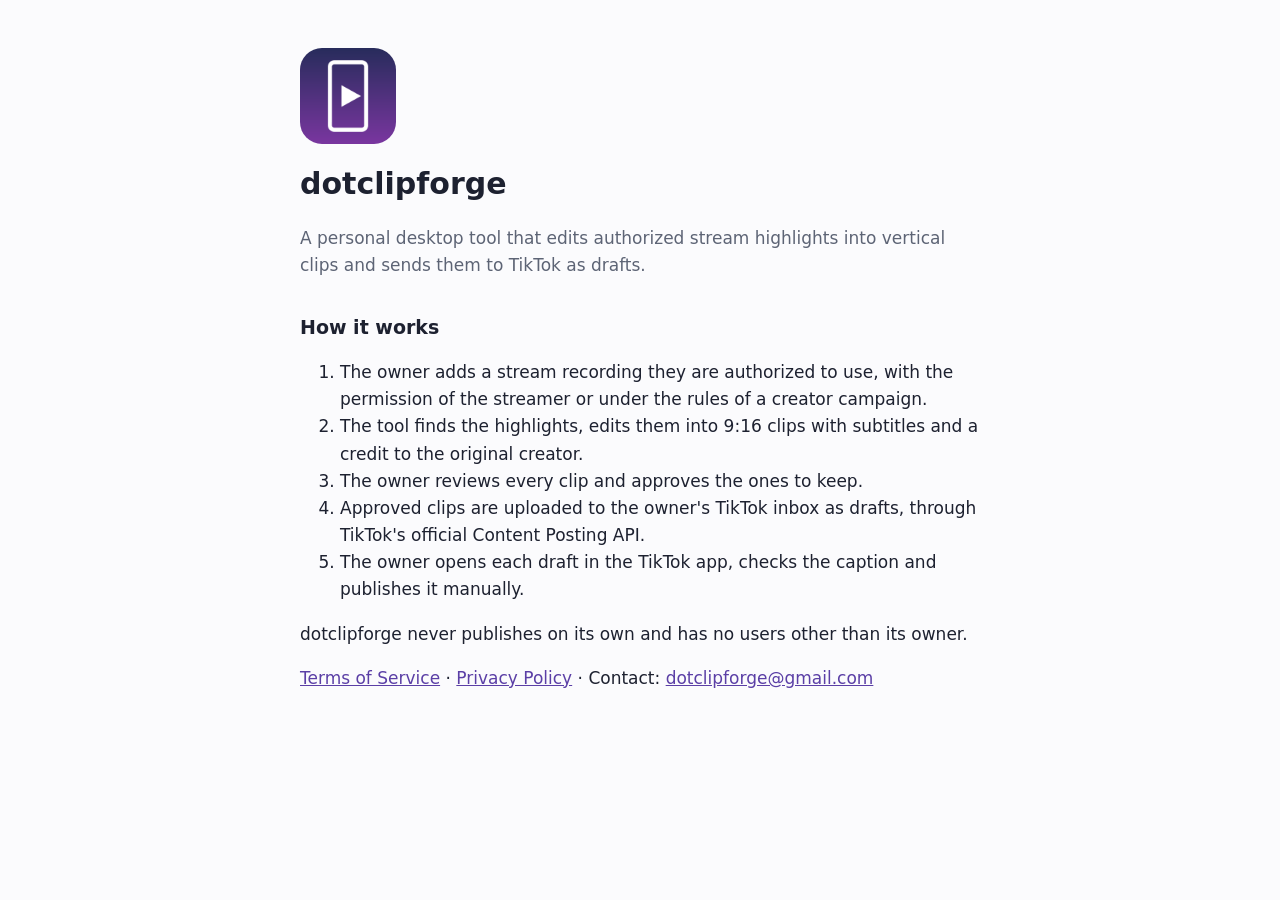
<file: index.html>
<!doctype html>
<html lang="en">
<head>
<meta charset="utf-8">
<meta name="viewport" content="width=device-width, initial-scale=1">
<title>dotclipforge</title>
<link rel="stylesheet" href="style.css">
</head>
<body>
<main>
<img src="icon.png" alt="" width="96" height="96" class="icon">
<h1>dotclipforge</h1>
<p class="lead">A personal desktop tool that edits authorized stream highlights into vertical clips and sends them to TikTok as drafts.</p>

<h2>How it works</h2>
<ol>
  <li>The owner adds a stream recording they are authorized to use, with the permission of the streamer or under the rules of a creator campaign.</li>
  <li>The tool finds the highlights, edits them into 9:16 clips with subtitles and a credit to the original creator.</li>
  <li>The owner reviews every clip and approves the ones to keep.</li>
  <li>Approved clips are uploaded to the owner's TikTok inbox as drafts, through TikTok's official Content Posting API.</li>
  <li>The owner opens each draft in the TikTok app, checks the caption and publishes it manually.</li>
</ol>

<p>dotclipforge never publishes on its own and has no users other than its owner.</p>

<p><a href="terms.html">Terms of Service</a> · <a href="privacy.html">Privacy Policy</a> · Contact: <a href="mailto:dotclipforge@gmail.com">dotclipforge@gmail.com</a></p>
</main>
</body>
</html>
</file>
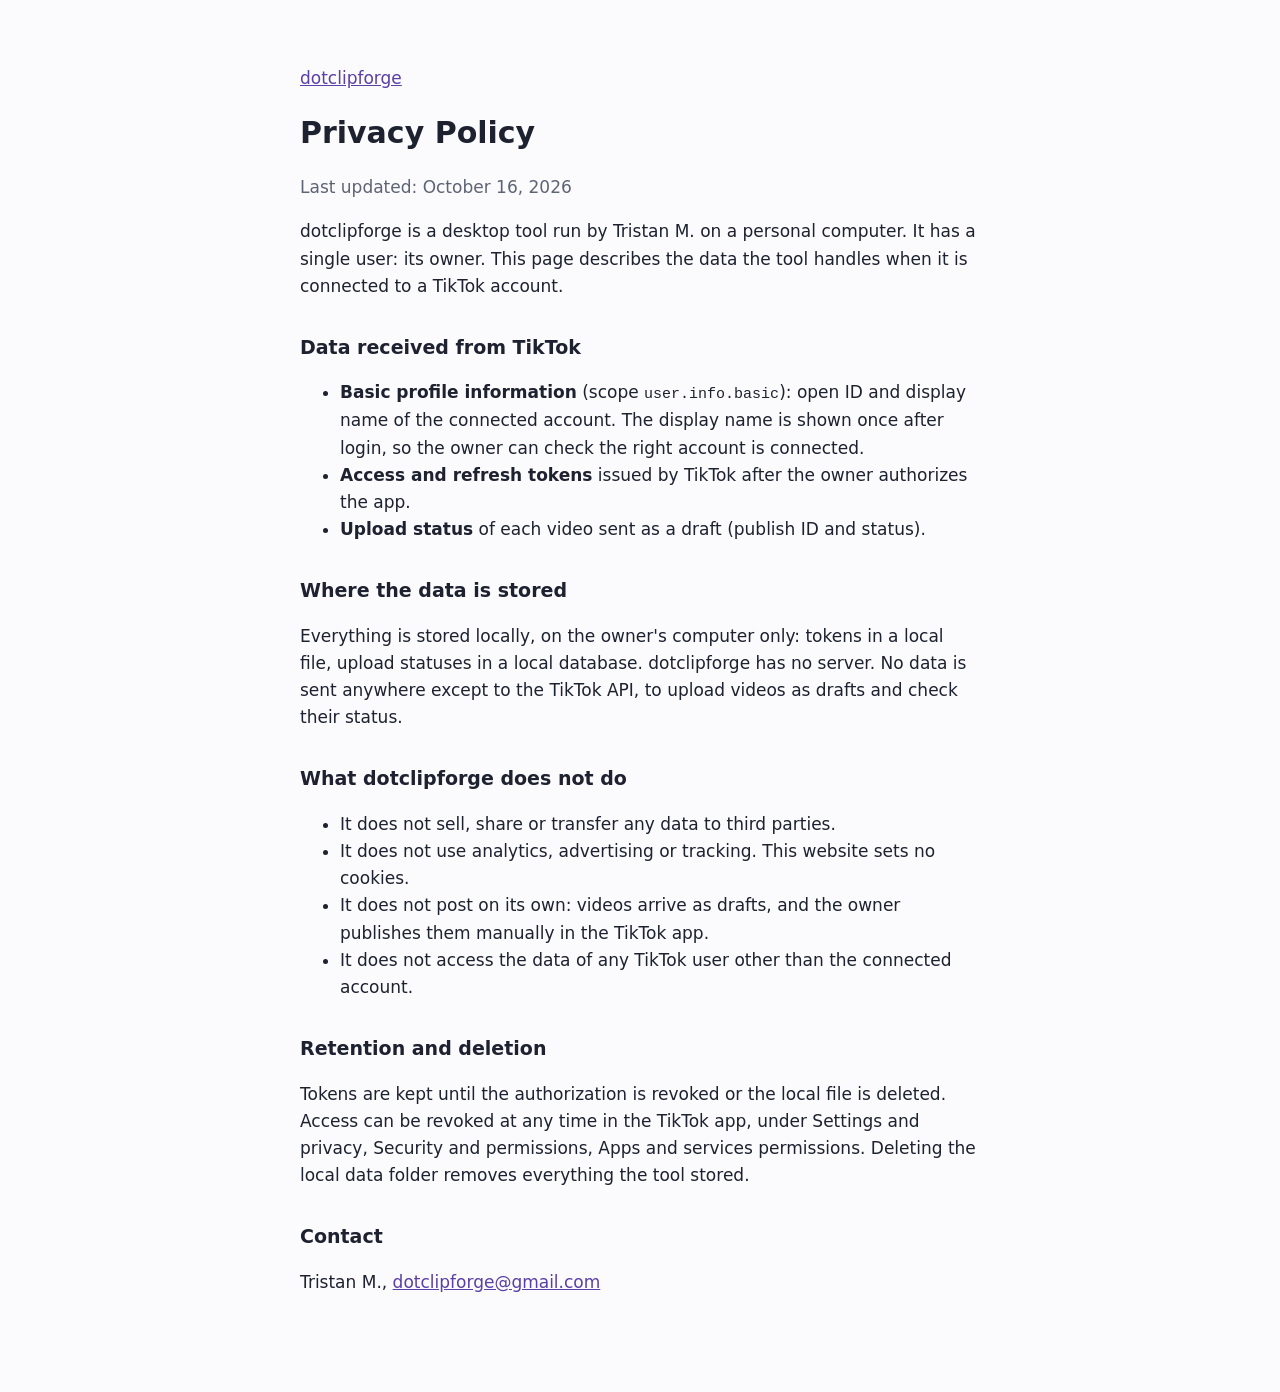
<file: privacy.html>
<!doctype html>
<html lang="en">
<head>
<meta charset="utf-8">
<meta name="viewport" content="width=device-width, initial-scale=1">
<title>dotclipforge - Privacy Policy</title>
<link rel="stylesheet" href="style.css">
</head>
<body>
<main>
<p><a href="index.html">dotclipforge</a></p>
<h1>Privacy Policy</h1>
<p class="date">Last updated: October 16, 2026</p>

<p>dotclipforge is a desktop tool run by Tristan M. on a personal computer. It has a single user: its owner. This page describes the data the tool handles when it is connected to a TikTok account.</p>

<h2>Data received from TikTok</h2>
<ul>
  <li><strong>Basic profile information</strong> (scope <code>user.info.basic</code>): open ID and display name of the connected account. The display name is shown once after login, so the owner can check the right account is connected.</li>
  <li><strong>Access and refresh tokens</strong> issued by TikTok after the owner authorizes the app.</li>
  <li><strong>Upload status</strong> of each video sent as a draft (publish ID and status).</li>
</ul>

<h2>Where the data is stored</h2>
<p>Everything is stored locally, on the owner's computer only: tokens in a local file, upload statuses in a local database. dotclipforge has no server. No data is sent anywhere except to the TikTok API, to upload videos as drafts and check their status.</p>

<h2>What dotclipforge does not do</h2>
<ul>
  <li>It does not sell, share or transfer any data to third parties.</li>
  <li>It does not use analytics, advertising or tracking. This website sets no cookies.</li>
  <li>It does not post on its own: videos arrive as drafts, and the owner publishes them manually in the TikTok app.</li>
  <li>It does not access the data of any TikTok user other than the connected account.</li>
</ul>

<h2>Retention and deletion</h2>
<p>Tokens are kept until the authorization is revoked or the local file is deleted. Access can be revoked at any time in the TikTok app, under Settings and privacy, Security and permissions, Apps and services permissions. Deleting the local data folder removes everything the tool stored.</p>

<h2>Contact</h2>
<p>Tristan M., <a href="mailto:dotclipforge@gmail.com">dotclipforge@gmail.com</a></p>
</main>
</body>
</html>
</file>
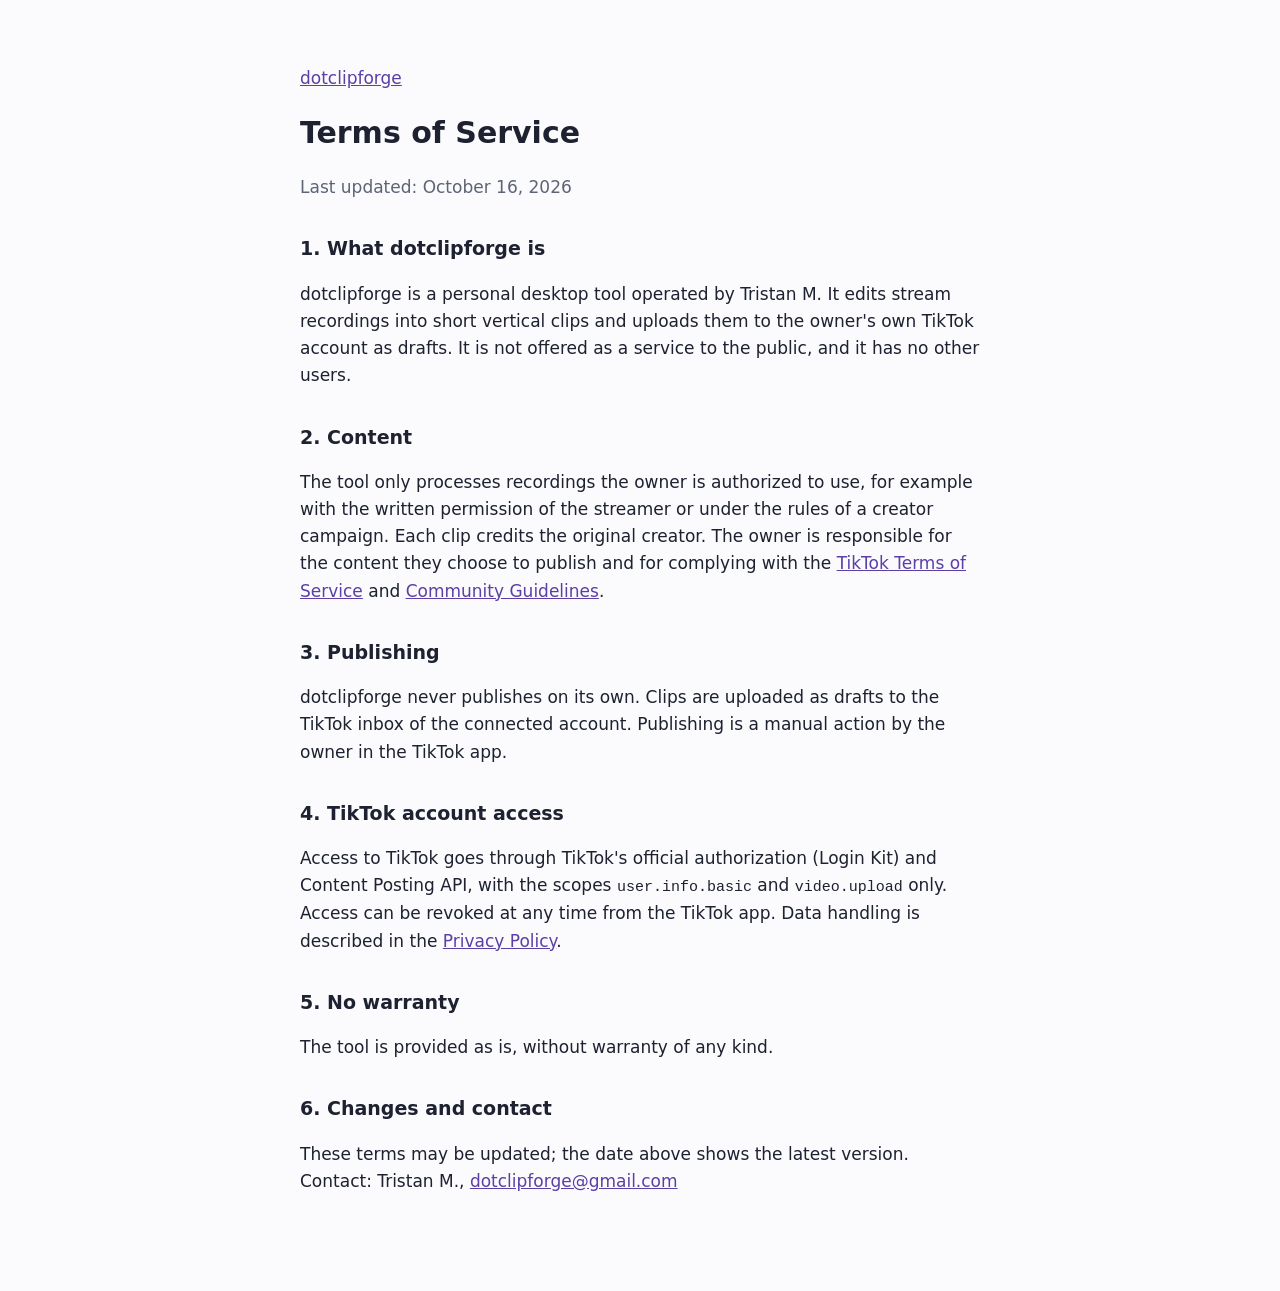
<file: terms.html>
<!doctype html>
<html lang="en">
<head>
<meta charset="utf-8">
<meta name="viewport" content="width=device-width, initial-scale=1">
<title>dotclipforge - Terms of Service</title>
<link rel="stylesheet" href="style.css">
</head>
<body>
<main>
<p><a href="index.html">dotclipforge</a></p>
<h1>Terms of Service</h1>
<p class="date">Last updated: October 16, 2026</p>

<h2>1. What dotclipforge is</h2>
<p>dotclipforge is a personal desktop tool operated by Tristan M. It edits stream recordings into short vertical clips and uploads them to the owner's own TikTok account as drafts. It is not offered as a service to the public, and it has no other users.</p>

<h2>2. Content</h2>
<p>The tool only processes recordings the owner is authorized to use, for example with the written permission of the streamer or under the rules of a creator campaign. Each clip credits the original creator. The owner is responsible for the content they choose to publish and for complying with the <a href="https://www.tiktok.com/legal/page/global/terms-of-service/en">TikTok Terms of Service</a> and <a href="https://www.tiktok.com/community-guidelines">Community Guidelines</a>.</p>

<h2>3. Publishing</h2>
<p>dotclipforge never publishes on its own. Clips are uploaded as drafts to the TikTok inbox of the connected account. Publishing is a manual action by the owner in the TikTok app.</p>

<h2>4. TikTok account access</h2>
<p>Access to TikTok goes through TikTok's official authorization (Login Kit) and Content Posting API, with the scopes <code>user.info.basic</code> and <code>video.upload</code> only. Access can be revoked at any time from the TikTok app. Data handling is described in the <a href="privacy.html">Privacy Policy</a>.</p>

<h2>5. No warranty</h2>
<p>The tool is provided as is, without warranty of any kind.</p>

<h2>6. Changes and contact</h2>
<p>These terms may be updated; the date above shows the latest version. Contact: Tristan M., <a href="mailto:dotclipforge@gmail.com">dotclipforge@gmail.com</a></p>
</main>
</body>
</html>
</file>
<file: style.css>
:root { --text: #1d2130; --muted: #5d6475; --accent: #5b3fa6; --bg: #fbfbfd; }
@media (prefers-color-scheme: dark) {
  :root { --text: #e6e8ee; --muted: #9aa1b2; --accent: #b39cff; --bg: #14151b; }
}
body { margin: 0; background: var(--bg); color: var(--text); font: 17px/1.6 system-ui, "Segoe UI", sans-serif; }
main { max-width: 680px; margin: 0 auto; padding: 48px 20px 80px; }
h1 { font-size: 30px; margin: 8px 0 4px; }
h2 { font-size: 19px; margin: 32px 0 6px; }
a { color: var(--accent); }
.date, .lead { color: var(--muted); }
.icon { border-radius: 22px; }
code { font-size: 15px; }
</file>
